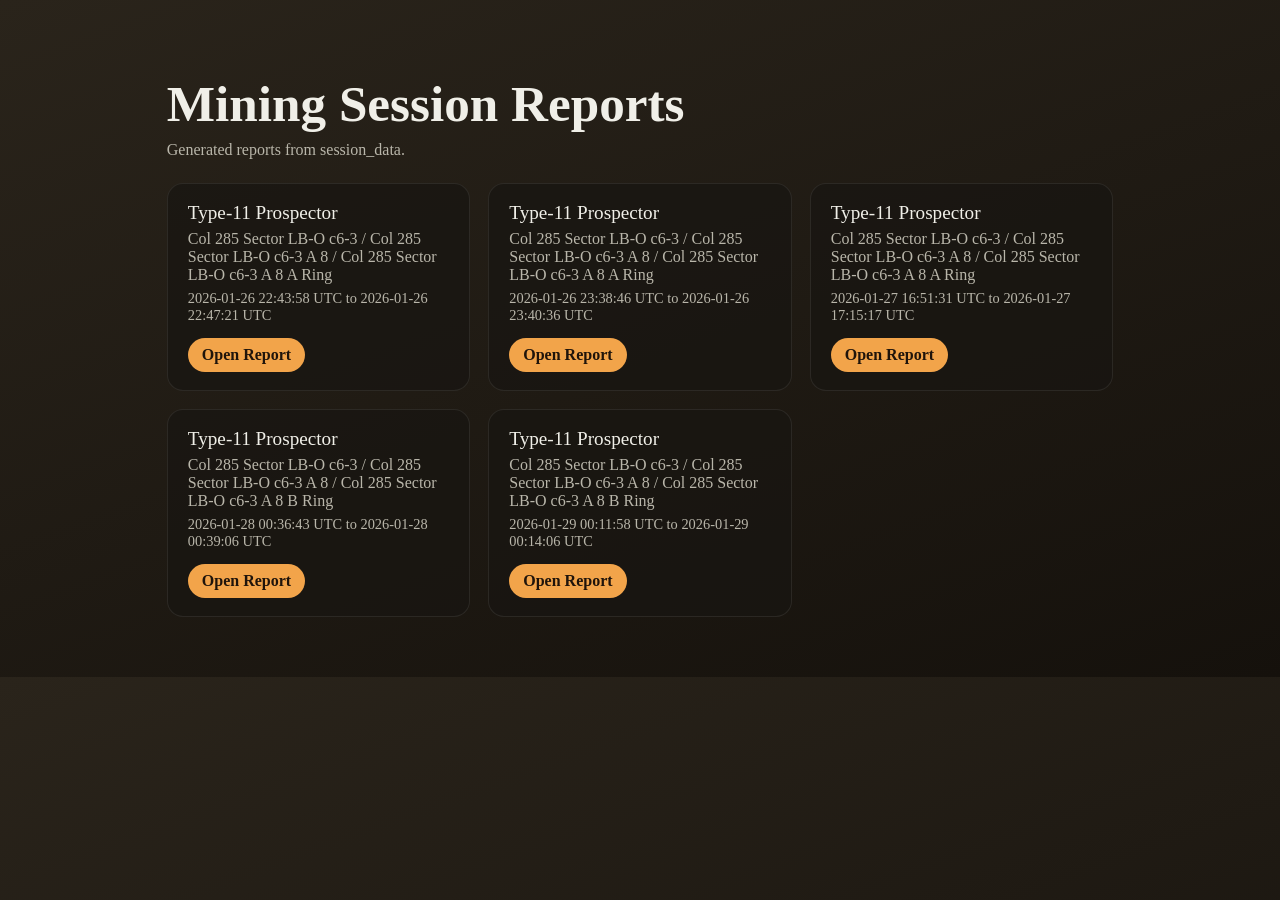
<file: session_reports/index.html>
<!doctype html>
<html lang="en">
<head>
    <meta charset="utf-8">
    <meta name="viewport" content="width=device-width, initial-scale=1">
    <title>Mining Session Reports</title>
    <style>
        :root {
            --ink: #f0efe8;
            --muted: #b9b6aa;
            --panel: rgba(24, 22, 18, 0.75);
            --panel-border: rgba(255, 255, 255, 0.08);
            --accent: #f2a44a;
        }
        * { box-sizing: border-box; }
        body {
            margin: 0;
            font-family: "Iowan Old Style", "Palatino Linotype", "Book Antiqua", "Garamond", serif;
            background: linear-gradient(160deg, #2a241b 0%, #15110c 100%);
            color: var(--ink);
        }
        .page {
            max-width: 1100px;
            margin: 0 auto;
            padding: 40px 6vw 60px;
        }
        h1 {
            font-size: clamp(2rem, 4vw, 3.2rem);
            margin-bottom: 8px;
        }
        .sub {
            color: var(--muted);
            margin-bottom: 24px;
        }
        .grid {
            display: grid;
            grid-template-columns: repeat(auto-fit, minmax(260px, 1fr));
            gap: 18px;
        }
        .card {
            background: var(--panel);
            border: 1px solid var(--panel-border);
            border-radius: 16px;
            padding: 18px 20px;
        }
        .title {
            font-size: 1.2rem;
            margin-bottom: 6px;
        }
        .meta {
            color: var(--muted);
            font-size: 0.9rem;
            margin: 6px 0 14px;
        }
        .button {
            display: inline-block;
            padding: 8px 14px;
            border-radius: 999px;
            background: var(--accent);
            color: #1f140b;
            text-decoration: none;
            font-weight: 600;
        }
        .muted { color: var(--muted); }
    </style>
</head>
<body>
    <div class="page">
        <h1>Mining Session Reports</h1>
        <div class="sub">Generated reports from session_data.</div>
        <div class="grid">
            <div class="card">
                <div class="title">Type-11 Prospector</div>
                <div class="muted">Col 285 Sector LB-O c6-3 / Col 285 Sector LB-O c6-3 A 8 / Col 285 Sector LB-O c6-3 A 8 A Ring</div>
                <div class="meta">2026-01-26 22:43:58 UTC to 2026-01-26 22:47:21 UTC</div>
                <a class="button" href="session_data_1769467641.html">Open Report</a>
            </div>
            

            <div class="card">
                <div class="title">Type-11 Prospector</div>
                <div class="muted">Col 285 Sector LB-O c6-3 / Col 285 Sector LB-O c6-3 A 8 / Col 285 Sector LB-O c6-3 A 8 A Ring</div>
                <div class="meta">2026-01-26 23:38:46 UTC to 2026-01-26 23:40:36 UTC</div>
                <a class="button" href="session_data_1769470836.html">Open Report</a>
            </div>
            

            <div class="card">
                <div class="title">Type-11 Prospector</div>
                <div class="muted">Col 285 Sector LB-O c6-3 / Col 285 Sector LB-O c6-3 A 8 / Col 285 Sector LB-O c6-3 A 8 A Ring</div>
                <div class="meta">2026-01-27 16:51:31 UTC to 2026-01-27 17:15:17 UTC</div>
                <a class="button" href="session_data_1769534117.html">Open Report</a>
            </div>
            

            <div class="card">
                <div class="title">Type-11 Prospector</div>
                <div class="muted">Col 285 Sector LB-O c6-3 / Col 285 Sector LB-O c6-3 A 8 / Col 285 Sector LB-O c6-3 A 8 B Ring</div>
                <div class="meta">2026-01-28 00:36:43 UTC to 2026-01-28 00:39:06 UTC</div>
                <a class="button" href="session_data_1769560746.html">Open Report</a>
            </div>
            

            <div class="card">
                <div class="title">Type-11 Prospector</div>
                <div class="muted">Col 285 Sector LB-O c6-3 / Col 285 Sector LB-O c6-3 A 8 / Col 285 Sector LB-O c6-3 A 8 B Ring</div>
                <div class="meta">2026-01-29 00:11:58 UTC to 2026-01-29 00:14:06 UTC</div>
                <a class="button" href="session_data_1769645646.html">Open Report</a>
            </div>
            </div>
    </div>
</body>
</html>
</file>
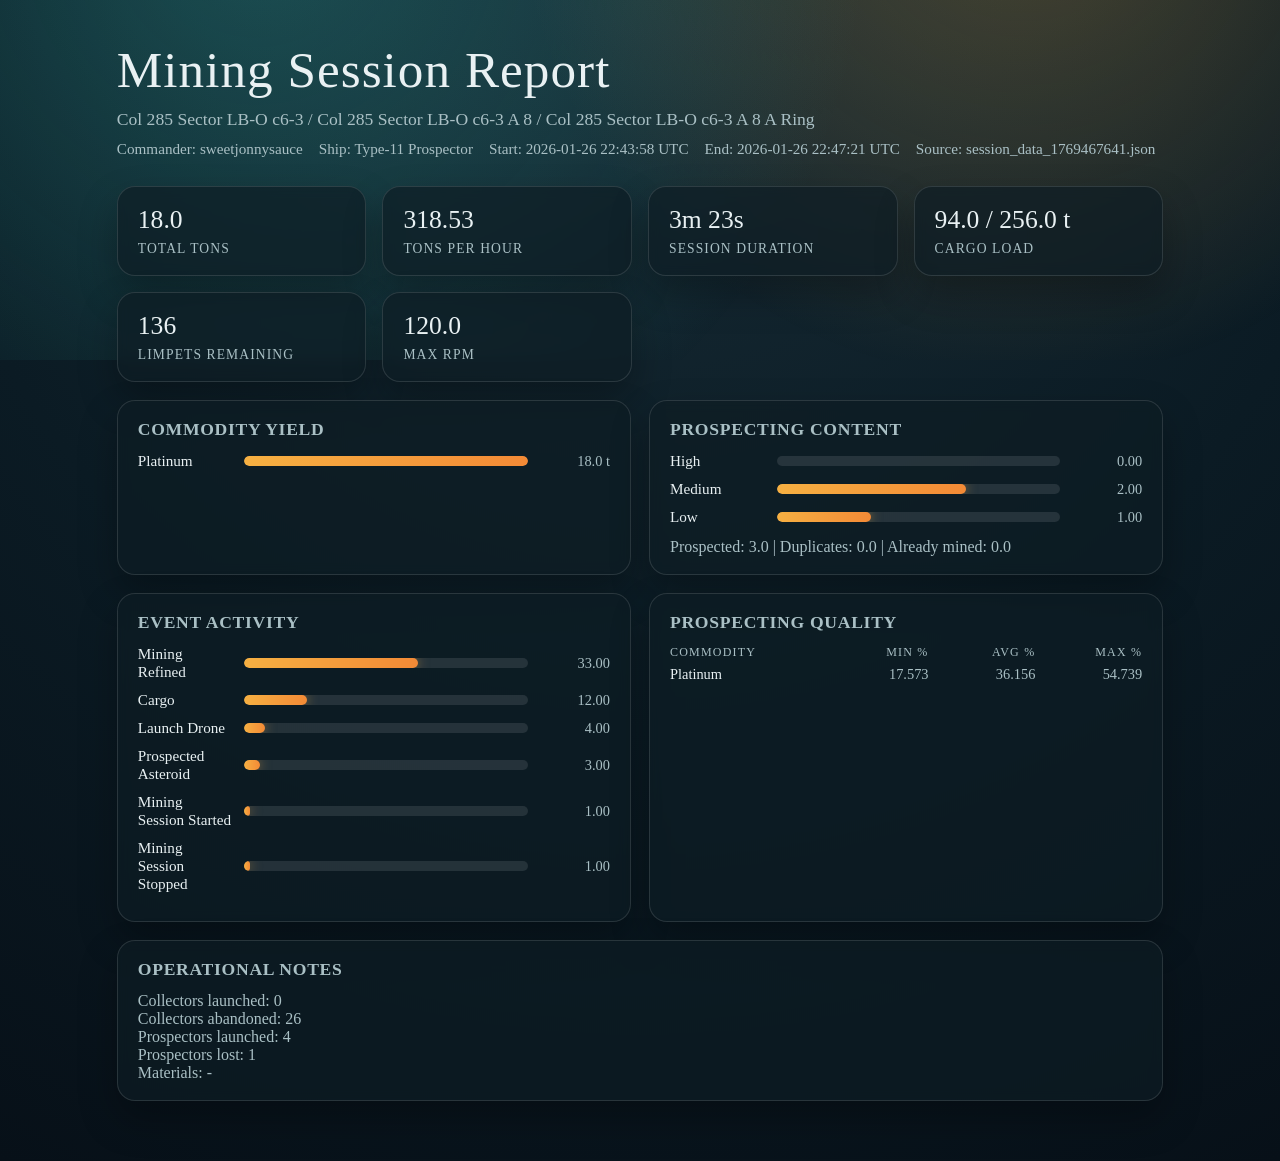
<file: session_reports/session_data_1769467641.html>
<!doctype html>
<html lang="en">
<head>
    <meta charset="utf-8">
    <meta name="viewport" content="width=device-width, initial-scale=1">
    <title>Mining Session Report</title>
    <style>
        :root {
            --ink: #e9f1f3;
            --muted: #aac0c5;
            --panel: rgba(14, 28, 36, 0.68);
            --panel-border: rgba(255, 255, 255, 0.12);
            --accent: #f6b042;
            --accent-2: #f38a36;
            --accent-3: #3bd3c6;
            --shadow: 0 18px 38px rgba(0, 0, 0, 0.28);
        }

        * { box-sizing: border-box; }

        body {
            margin: 0;
            font-family: "Iowan Old Style", "Palatino Linotype", "Book Antiqua", "Garamond", serif;
            color: var(--ink);
            background: radial-gradient(circle at top, #172b35 0%, #0b1b24 55%, #071018 100%);
        }

        body::before {
            content: "";
            position: fixed;
            inset: -20% 0 auto 0;
            height: 60%;
            background: radial-gradient(circle at 20% 20%, rgba(59, 211, 198, 0.25), transparent 55%),
                        radial-gradient(circle at 80% 10%, rgba(246, 176, 66, 0.25), transparent 45%);
            z-index: 0;
            pointer-events: none;
        }

        .page {
            position: relative;
            z-index: 1;
            padding: 40px 6vw 60px;
            max-width: 1200px;
            margin: 0 auto;
        }

        .hero {
            display: grid;
            gap: 10px;
            margin-bottom: 28px;
        }

        .title {
            font-size: clamp(2rem, 4vw, 3.5rem);
            letter-spacing: 0.02em;
        }

        .subtitle {
            color: var(--muted);
            font-size: 1.1rem;
        }

        .meta-strip {
            display: flex;
            flex-wrap: wrap;
            gap: 16px;
            color: var(--muted);
            font-size: 0.95rem;
        }

        .grid {
            display: grid;
            grid-template-columns: repeat(auto-fit, minmax(220px, 1fr));
            gap: 16px;
        }

        .card {
            background: var(--panel);
            border: 1px solid var(--panel-border);
            border-radius: 18px;
            padding: 18px 20px;
            box-shadow: var(--shadow);
            backdrop-filter: blur(6px);
            animation: rise 0.6s ease both;
        }

        .card h2 {
            margin: 0 0 12px 0;
            font-size: 1.1rem;
            letter-spacing: 0.04em;
            text-transform: uppercase;
            color: var(--muted);
        }

        .kpi {
            font-size: 1.6rem;
            margin-bottom: 6px;
        }

        .kpi-label {
            color: var(--muted);
            font-size: 0.85rem;
            letter-spacing: 0.08em;
            text-transform: uppercase;
        }

        .bar-row {
            display: grid;
            grid-template-columns: 1fr 3fr auto;
            align-items: center;
            gap: 12px;
            margin-bottom: 10px;
            font-size: 0.95rem;
        }

        .bar-track {
            position: relative;
            height: 10px;
            background: rgba(255, 255, 255, 0.1);
            border-radius: 999px;
            overflow: hidden;
        }

        .bar-fill {
            height: 100%;
            background: linear-gradient(90deg, var(--accent), var(--accent-2));
            border-radius: 999px;
            box-shadow: 0 0 12px rgba(246, 176, 66, 0.5);
        }

        .bar-value {
            color: var(--muted);
            font-size: 0.9rem;
            min-width: 70px;
            text-align: right;
        }

        .split {
            display: grid;
            grid-template-columns: repeat(auto-fit, minmax(280px, 1fr));
            gap: 18px;
            margin-top: 18px;
        }

        .stat-grid {
            display: grid;
            grid-template-columns: 1.6fr repeat(3, 1fr);
            gap: 6px 12px;
            font-size: 0.9rem;
        }

        .stat-header {
            color: var(--muted);
            text-transform: uppercase;
            font-size: 0.75rem;
            letter-spacing: 0.1em;
        }

        .stat-row {
            display: contents;
        }

        .stat-label {
            color: var(--ink);
        }

        .stat-value {
            color: var(--muted);
            text-align: right;
        }

        .muted {
            color: var(--muted);
        }

        @keyframes rise {
            from {
                opacity: 0;
                transform: translateY(10px);
            }
            to {
                opacity: 1;
                transform: translateY(0);
            }
        }

        @media (max-width: 720px) {
            .bar-row {
                grid-template-columns: 1fr;
                gap: 6px;
            }
            .bar-value {
                text-align: left;
            }
        }
    </style>
</head>
<body>
    <div class="page">
        <header class="hero">
            <div class="title">Mining Session Report</div>
            <div class="subtitle">Col 285 Sector LB-O c6-3 / Col 285 Sector LB-O c6-3 A 8 / Col 285 Sector LB-O c6-3 A 8 A Ring</div>
            <div class="meta-strip">
                <div>Commander: sweetjonnysauce</div>
                <div>Ship: Type-11 Prospector</div>
                <div>Start: 2026-01-26 22:43:58 UTC</div>
                <div>End: 2026-01-26 22:47:21 UTC</div>
                <div>Source: session_data_1769467641.json</div>
            </div>
        </header>

        <section class="grid">
            <div class="card" style="animation-delay: 0.05s;">
                <div class="kpi">18.0</div>
                <div class="kpi-label">Total Tons</div>
            </div>
            <div class="card" style="animation-delay: 0.1s;">
                <div class="kpi">318.53</div>
                <div class="kpi-label">Tons Per Hour</div>
            </div>
            <div class="card" style="animation-delay: 0.15s;">
                <div class="kpi">3m 23s</div>
                <div class="kpi-label">Session Duration</div>
            </div>
            <div class="card" style="animation-delay: 0.2s;">
                <div class="kpi">94.0 / 256.0 t</div>
                <div class="kpi-label">Cargo Load</div>
            </div>
            <div class="card" style="animation-delay: 0.25s;">
                <div class="kpi">136</div>
                <div class="kpi-label">Limpets Remaining</div>
            </div>
            <div class="card" style="animation-delay: 0.3s;">
                <div class="kpi">120.0</div>
                <div class="kpi-label">Max RPM</div>
            </div>
        </section>

        <section class="split">
            <div class="card" style="animation-delay: 0.35s;">
                <h2>Commodity Yield</h2>
                
            <div class="bar-row">
                <div class="bar-label">Platinum</div>
                <div class="bar-track">
                    <div class="bar-fill" style="width:100.0%"></div>
                </div>
                <div class="bar-value">18.0 t</div>
            </div>
            
            </div>
            <div class="card" style="animation-delay: 0.4s;">
                <h2>Prospecting Content</h2>
                
            <div class="bar-row">
                <div class="bar-label">High</div>
                <div class="bar-track">
                    <div class="bar-fill" style="width:0.0%"></div>
                </div>
                <div class="bar-value">0.00</div>
            </div>
            

            <div class="bar-row">
                <div class="bar-label">Medium</div>
                <div class="bar-track">
                    <div class="bar-fill" style="width:66.7%"></div>
                </div>
                <div class="bar-value">2.00</div>
            </div>
            

            <div class="bar-row">
                <div class="bar-label">Low</div>
                <div class="bar-track">
                    <div class="bar-fill" style="width:33.3%"></div>
                </div>
                <div class="bar-value">1.00</div>
            </div>
            
                <div class="muted" style="margin-top: 12px;">
                    Prospected: 3.0 |
                    Duplicates: 0.0 |
                    Already mined: 0.0
                </div>
            </div>
        </section>

        <section class="split">
            <div class="card" style="animation-delay: 0.45s;">
                <h2>Event Activity</h2>
                
            <div class="bar-row">
                <div class="bar-label">Mining Refined</div>
                <div class="bar-track">
                    <div class="bar-fill" style="width:61.1%"></div>
                </div>
                <div class="bar-value">33.00</div>
            </div>
            

            <div class="bar-row">
                <div class="bar-label">Cargo</div>
                <div class="bar-track">
                    <div class="bar-fill" style="width:22.2%"></div>
                </div>
                <div class="bar-value">12.00</div>
            </div>
            

            <div class="bar-row">
                <div class="bar-label">Launch Drone</div>
                <div class="bar-track">
                    <div class="bar-fill" style="width:7.4%"></div>
                </div>
                <div class="bar-value">4.00</div>
            </div>
            

            <div class="bar-row">
                <div class="bar-label">Prospected Asteroid</div>
                <div class="bar-track">
                    <div class="bar-fill" style="width:5.6%"></div>
                </div>
                <div class="bar-value">3.00</div>
            </div>
            

            <div class="bar-row">
                <div class="bar-label">Mining Session Started</div>
                <div class="bar-track">
                    <div class="bar-fill" style="width:1.9%"></div>
                </div>
                <div class="bar-value">1.00</div>
            </div>
            

            <div class="bar-row">
                <div class="bar-label">Mining Session Stopped</div>
                <div class="bar-track">
                    <div class="bar-fill" style="width:1.9%"></div>
                </div>
                <div class="bar-value">1.00</div>
            </div>
            
            </div>
            <div class="card" style="animation-delay: 0.5s;">
                <h2>Prospecting Quality</h2>
                <div class="stat-grid">
                    <div class="stat-header">Commodity</div>
                    <div class="stat-header" style="text-align:right;">Min %</div>
                    <div class="stat-header" style="text-align:right;">Avg %</div>
                    <div class="stat-header" style="text-align:right;">Max %</div>
                    
            <div class="stat-row">
                <div class="stat-label">Platinum</div>
                <div class="stat-value">17.573</div>
                <div class="stat-value">36.156</div>
                <div class="stat-value">54.739</div>
            </div>
            
                </div>
            </div>
        </section>

        <section class="split">
            <div class="card" style="animation-delay: 0.55s;">
                <h2>Operational Notes</h2>
                <div class="muted">Collectors launched: 0</div>
                <div class="muted">Collectors abandoned: 26</div>
                <div class="muted">Prospectors launched: 4</div>
                <div class="muted">Prospectors lost: 1</div>
                <div class="muted">Materials: -</div>
            </div>
        </section>
    </div>
</body>
</html>
</file>
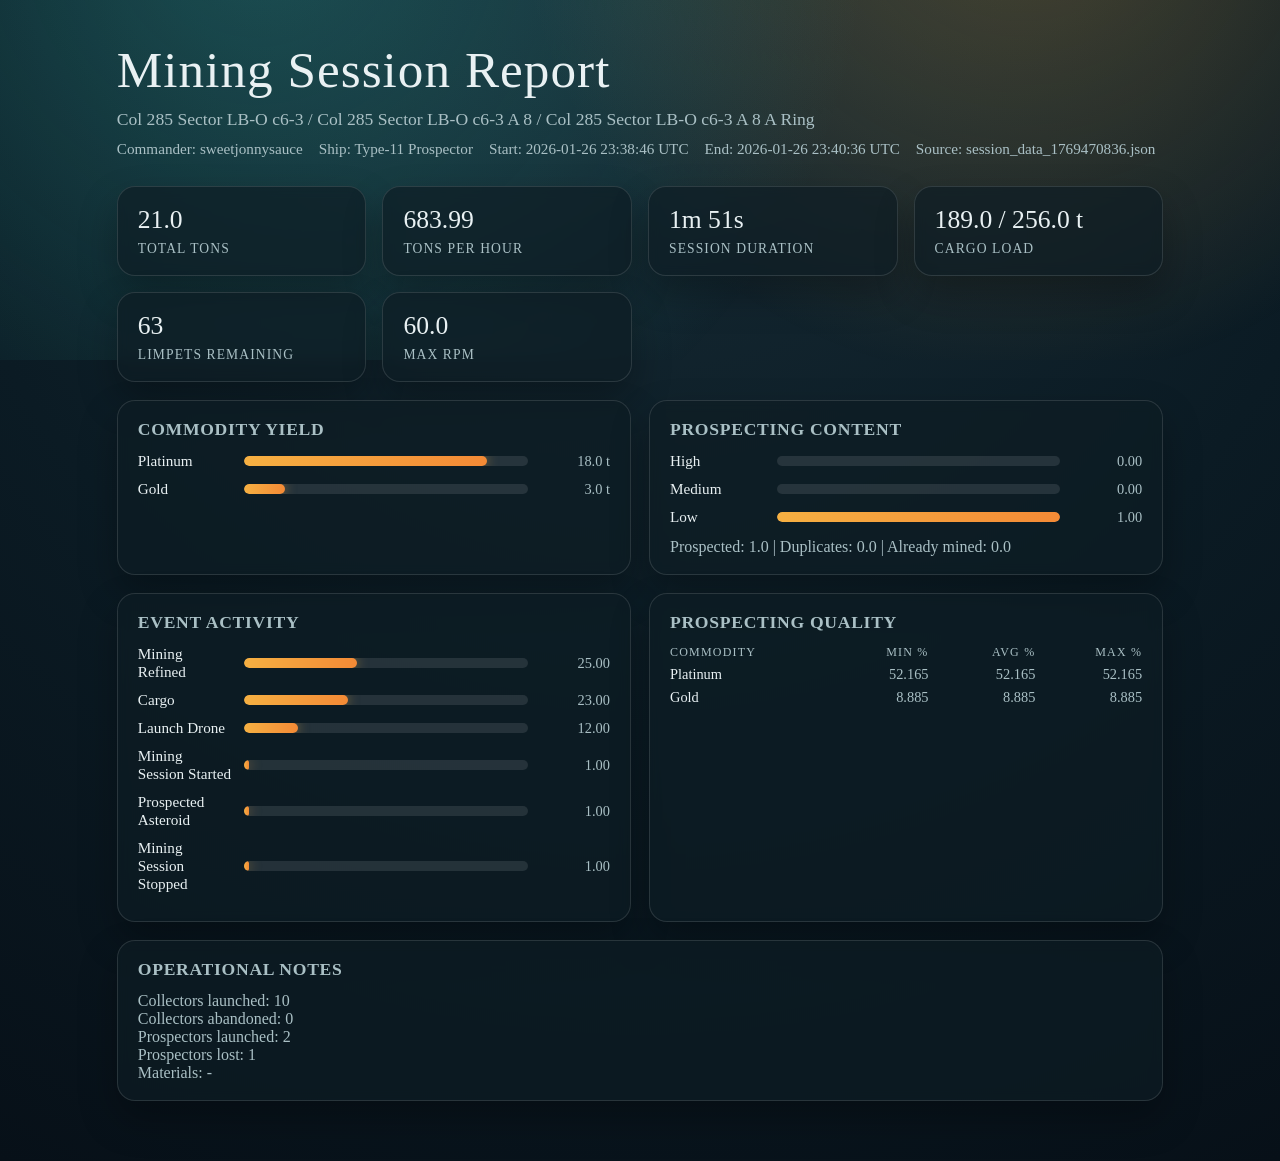
<file: session_reports/session_data_1769470836.html>
<!doctype html>
<html lang="en">
<head>
    <meta charset="utf-8">
    <meta name="viewport" content="width=device-width, initial-scale=1">
    <title>Mining Session Report</title>
    <style>
        :root {
            --ink: #e9f1f3;
            --muted: #aac0c5;
            --panel: rgba(14, 28, 36, 0.68);
            --panel-border: rgba(255, 255, 255, 0.12);
            --accent: #f6b042;
            --accent-2: #f38a36;
            --accent-3: #3bd3c6;
            --shadow: 0 18px 38px rgba(0, 0, 0, 0.28);
        }

        * { box-sizing: border-box; }

        body {
            margin: 0;
            font-family: "Iowan Old Style", "Palatino Linotype", "Book Antiqua", "Garamond", serif;
            color: var(--ink);
            background: radial-gradient(circle at top, #172b35 0%, #0b1b24 55%, #071018 100%);
        }

        body::before {
            content: "";
            position: fixed;
            inset: -20% 0 auto 0;
            height: 60%;
            background: radial-gradient(circle at 20% 20%, rgba(59, 211, 198, 0.25), transparent 55%),
                        radial-gradient(circle at 80% 10%, rgba(246, 176, 66, 0.25), transparent 45%);
            z-index: 0;
            pointer-events: none;
        }

        .page {
            position: relative;
            z-index: 1;
            padding: 40px 6vw 60px;
            max-width: 1200px;
            margin: 0 auto;
        }

        .hero {
            display: grid;
            gap: 10px;
            margin-bottom: 28px;
        }

        .title {
            font-size: clamp(2rem, 4vw, 3.5rem);
            letter-spacing: 0.02em;
        }

        .subtitle {
            color: var(--muted);
            font-size: 1.1rem;
        }

        .meta-strip {
            display: flex;
            flex-wrap: wrap;
            gap: 16px;
            color: var(--muted);
            font-size: 0.95rem;
        }

        .grid {
            display: grid;
            grid-template-columns: repeat(auto-fit, minmax(220px, 1fr));
            gap: 16px;
        }

        .card {
            background: var(--panel);
            border: 1px solid var(--panel-border);
            border-radius: 18px;
            padding: 18px 20px;
            box-shadow: var(--shadow);
            backdrop-filter: blur(6px);
            animation: rise 0.6s ease both;
        }

        .card h2 {
            margin: 0 0 12px 0;
            font-size: 1.1rem;
            letter-spacing: 0.04em;
            text-transform: uppercase;
            color: var(--muted);
        }

        .kpi {
            font-size: 1.6rem;
            margin-bottom: 6px;
        }

        .kpi-label {
            color: var(--muted);
            font-size: 0.85rem;
            letter-spacing: 0.08em;
            text-transform: uppercase;
        }

        .bar-row {
            display: grid;
            grid-template-columns: 1fr 3fr auto;
            align-items: center;
            gap: 12px;
            margin-bottom: 10px;
            font-size: 0.95rem;
        }

        .bar-track {
            position: relative;
            height: 10px;
            background: rgba(255, 255, 255, 0.1);
            border-radius: 999px;
            overflow: hidden;
        }

        .bar-fill {
            height: 100%;
            background: linear-gradient(90deg, var(--accent), var(--accent-2));
            border-radius: 999px;
            box-shadow: 0 0 12px rgba(246, 176, 66, 0.5);
        }

        .bar-value {
            color: var(--muted);
            font-size: 0.9rem;
            min-width: 70px;
            text-align: right;
        }

        .split {
            display: grid;
            grid-template-columns: repeat(auto-fit, minmax(280px, 1fr));
            gap: 18px;
            margin-top: 18px;
        }

        .stat-grid {
            display: grid;
            grid-template-columns: 1.6fr repeat(3, 1fr);
            gap: 6px 12px;
            font-size: 0.9rem;
        }

        .stat-header {
            color: var(--muted);
            text-transform: uppercase;
            font-size: 0.75rem;
            letter-spacing: 0.1em;
        }

        .stat-row {
            display: contents;
        }

        .stat-label {
            color: var(--ink);
        }

        .stat-value {
            color: var(--muted);
            text-align: right;
        }

        .muted {
            color: var(--muted);
        }

        @keyframes rise {
            from {
                opacity: 0;
                transform: translateY(10px);
            }
            to {
                opacity: 1;
                transform: translateY(0);
            }
        }

        @media (max-width: 720px) {
            .bar-row {
                grid-template-columns: 1fr;
                gap: 6px;
            }
            .bar-value {
                text-align: left;
            }
        }
    </style>
</head>
<body>
    <div class="page">
        <header class="hero">
            <div class="title">Mining Session Report</div>
            <div class="subtitle">Col 285 Sector LB-O c6-3 / Col 285 Sector LB-O c6-3 A 8 / Col 285 Sector LB-O c6-3 A 8 A Ring</div>
            <div class="meta-strip">
                <div>Commander: sweetjonnysauce</div>
                <div>Ship: Type-11 Prospector</div>
                <div>Start: 2026-01-26 23:38:46 UTC</div>
                <div>End: 2026-01-26 23:40:36 UTC</div>
                <div>Source: session_data_1769470836.json</div>
            </div>
        </header>

        <section class="grid">
            <div class="card" style="animation-delay: 0.05s;">
                <div class="kpi">21.0</div>
                <div class="kpi-label">Total Tons</div>
            </div>
            <div class="card" style="animation-delay: 0.1s;">
                <div class="kpi">683.99</div>
                <div class="kpi-label">Tons Per Hour</div>
            </div>
            <div class="card" style="animation-delay: 0.15s;">
                <div class="kpi">1m 51s</div>
                <div class="kpi-label">Session Duration</div>
            </div>
            <div class="card" style="animation-delay: 0.2s;">
                <div class="kpi">189.0 / 256.0 t</div>
                <div class="kpi-label">Cargo Load</div>
            </div>
            <div class="card" style="animation-delay: 0.25s;">
                <div class="kpi">63</div>
                <div class="kpi-label">Limpets Remaining</div>
            </div>
            <div class="card" style="animation-delay: 0.3s;">
                <div class="kpi">60.0</div>
                <div class="kpi-label">Max RPM</div>
            </div>
        </section>

        <section class="split">
            <div class="card" style="animation-delay: 0.35s;">
                <h2>Commodity Yield</h2>
                
            <div class="bar-row">
                <div class="bar-label">Platinum</div>
                <div class="bar-track">
                    <div class="bar-fill" style="width:85.7%"></div>
                </div>
                <div class="bar-value">18.0 t</div>
            </div>
            

            <div class="bar-row">
                <div class="bar-label">Gold</div>
                <div class="bar-track">
                    <div class="bar-fill" style="width:14.3%"></div>
                </div>
                <div class="bar-value">3.0 t</div>
            </div>
            
            </div>
            <div class="card" style="animation-delay: 0.4s;">
                <h2>Prospecting Content</h2>
                
            <div class="bar-row">
                <div class="bar-label">High</div>
                <div class="bar-track">
                    <div class="bar-fill" style="width:0.0%"></div>
                </div>
                <div class="bar-value">0.00</div>
            </div>
            

            <div class="bar-row">
                <div class="bar-label">Medium</div>
                <div class="bar-track">
                    <div class="bar-fill" style="width:0.0%"></div>
                </div>
                <div class="bar-value">0.00</div>
            </div>
            

            <div class="bar-row">
                <div class="bar-label">Low</div>
                <div class="bar-track">
                    <div class="bar-fill" style="width:100.0%"></div>
                </div>
                <div class="bar-value">1.00</div>
            </div>
            
                <div class="muted" style="margin-top: 12px;">
                    Prospected: 1.0 |
                    Duplicates: 0.0 |
                    Already mined: 0.0
                </div>
            </div>
        </section>

        <section class="split">
            <div class="card" style="animation-delay: 0.45s;">
                <h2>Event Activity</h2>
                
            <div class="bar-row">
                <div class="bar-label">Mining Refined</div>
                <div class="bar-track">
                    <div class="bar-fill" style="width:39.7%"></div>
                </div>
                <div class="bar-value">25.00</div>
            </div>
            

            <div class="bar-row">
                <div class="bar-label">Cargo</div>
                <div class="bar-track">
                    <div class="bar-fill" style="width:36.5%"></div>
                </div>
                <div class="bar-value">23.00</div>
            </div>
            

            <div class="bar-row">
                <div class="bar-label">Launch Drone</div>
                <div class="bar-track">
                    <div class="bar-fill" style="width:19.0%"></div>
                </div>
                <div class="bar-value">12.00</div>
            </div>
            

            <div class="bar-row">
                <div class="bar-label">Mining Session Started</div>
                <div class="bar-track">
                    <div class="bar-fill" style="width:1.6%"></div>
                </div>
                <div class="bar-value">1.00</div>
            </div>
            

            <div class="bar-row">
                <div class="bar-label">Prospected Asteroid</div>
                <div class="bar-track">
                    <div class="bar-fill" style="width:1.6%"></div>
                </div>
                <div class="bar-value">1.00</div>
            </div>
            

            <div class="bar-row">
                <div class="bar-label">Mining Session Stopped</div>
                <div class="bar-track">
                    <div class="bar-fill" style="width:1.6%"></div>
                </div>
                <div class="bar-value">1.00</div>
            </div>
            
            </div>
            <div class="card" style="animation-delay: 0.5s;">
                <h2>Prospecting Quality</h2>
                <div class="stat-grid">
                    <div class="stat-header">Commodity</div>
                    <div class="stat-header" style="text-align:right;">Min %</div>
                    <div class="stat-header" style="text-align:right;">Avg %</div>
                    <div class="stat-header" style="text-align:right;">Max %</div>
                    
            <div class="stat-row">
                <div class="stat-label">Platinum</div>
                <div class="stat-value">52.165</div>
                <div class="stat-value">52.165</div>
                <div class="stat-value">52.165</div>
            </div>
            
            <div class="stat-row">
                <div class="stat-label">Gold</div>
                <div class="stat-value">8.885</div>
                <div class="stat-value">8.885</div>
                <div class="stat-value">8.885</div>
            </div>
            
                </div>
            </div>
        </section>

        <section class="split">
            <div class="card" style="animation-delay: 0.55s;">
                <h2>Operational Notes</h2>
                <div class="muted">Collectors launched: 10</div>
                <div class="muted">Collectors abandoned: 0</div>
                <div class="muted">Prospectors launched: 2</div>
                <div class="muted">Prospectors lost: 1</div>
                <div class="muted">Materials: -</div>
            </div>
        </section>
    </div>
</body>
</html>
</file>
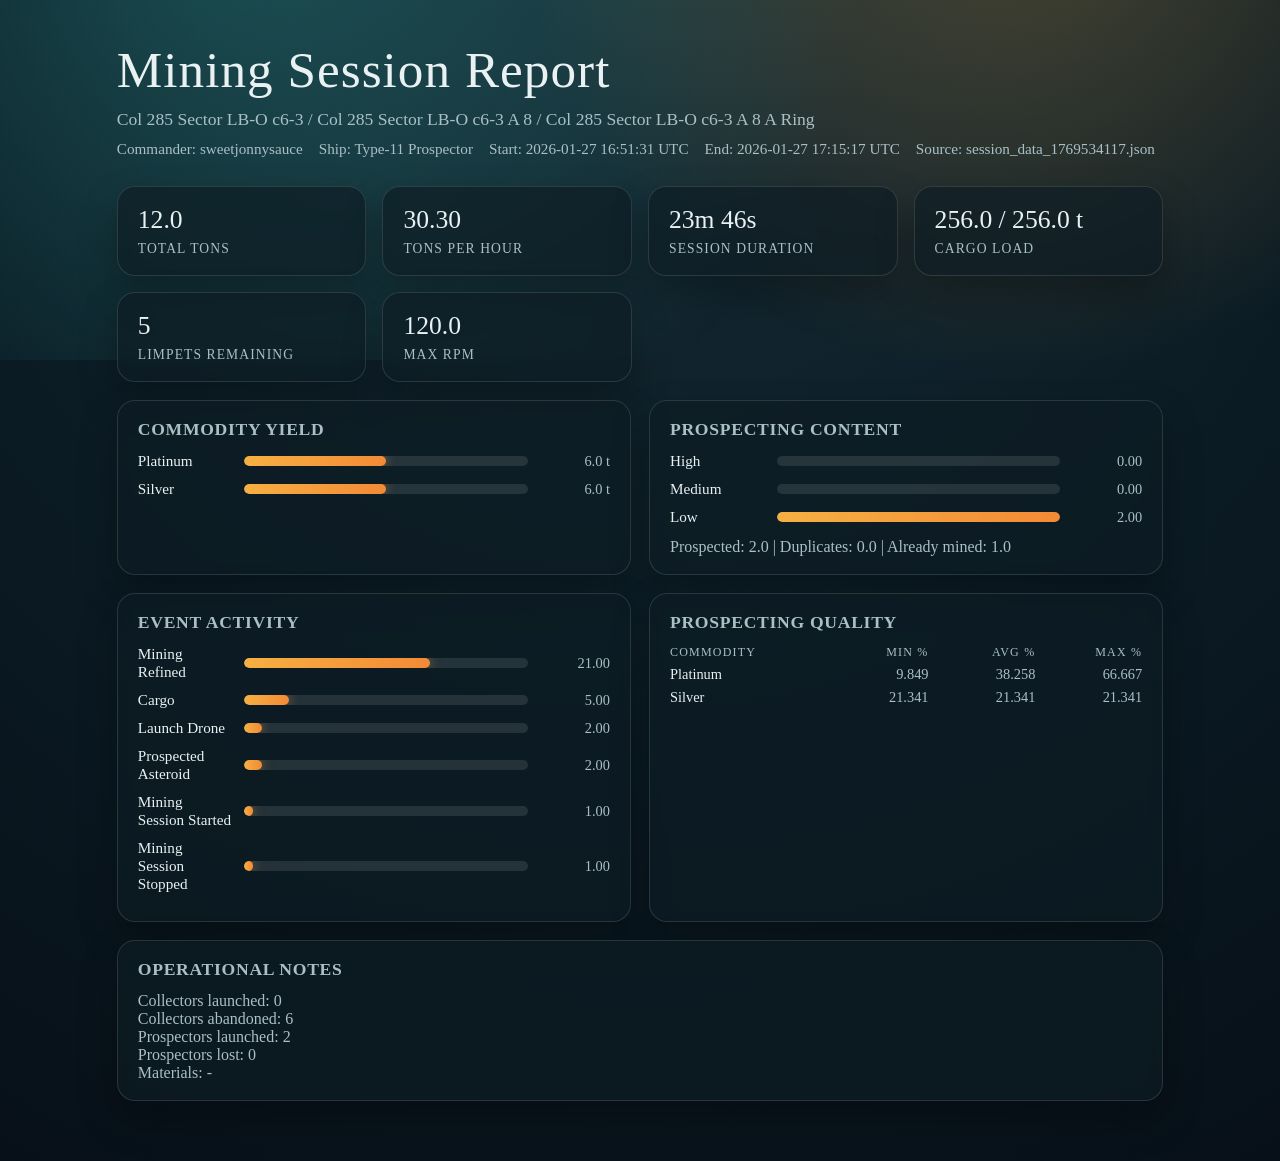
<file: session_reports/session_data_1769534117.html>
<!doctype html>
<html lang="en">
<head>
    <meta charset="utf-8">
    <meta name="viewport" content="width=device-width, initial-scale=1">
    <title>Mining Session Report</title>
    <style>
        :root {
            --ink: #e9f1f3;
            --muted: #aac0c5;
            --panel: rgba(14, 28, 36, 0.68);
            --panel-border: rgba(255, 255, 255, 0.12);
            --accent: #f6b042;
            --accent-2: #f38a36;
            --accent-3: #3bd3c6;
            --shadow: 0 18px 38px rgba(0, 0, 0, 0.28);
        }

        * { box-sizing: border-box; }

        body {
            margin: 0;
            font-family: "Iowan Old Style", "Palatino Linotype", "Book Antiqua", "Garamond", serif;
            color: var(--ink);
            background: radial-gradient(circle at top, #172b35 0%, #0b1b24 55%, #071018 100%);
        }

        body::before {
            content: "";
            position: fixed;
            inset: -20% 0 auto 0;
            height: 60%;
            background: radial-gradient(circle at 20% 20%, rgba(59, 211, 198, 0.25), transparent 55%),
                        radial-gradient(circle at 80% 10%, rgba(246, 176, 66, 0.25), transparent 45%);
            z-index: 0;
            pointer-events: none;
        }

        .page {
            position: relative;
            z-index: 1;
            padding: 40px 6vw 60px;
            max-width: 1200px;
            margin: 0 auto;
        }

        .hero {
            display: grid;
            gap: 10px;
            margin-bottom: 28px;
        }

        .title {
            font-size: clamp(2rem, 4vw, 3.5rem);
            letter-spacing: 0.02em;
        }

        .subtitle {
            color: var(--muted);
            font-size: 1.1rem;
        }

        .meta-strip {
            display: flex;
            flex-wrap: wrap;
            gap: 16px;
            color: var(--muted);
            font-size: 0.95rem;
        }

        .grid {
            display: grid;
            grid-template-columns: repeat(auto-fit, minmax(220px, 1fr));
            gap: 16px;
        }

        .card {
            background: var(--panel);
            border: 1px solid var(--panel-border);
            border-radius: 18px;
            padding: 18px 20px;
            box-shadow: var(--shadow);
            backdrop-filter: blur(6px);
            animation: rise 0.6s ease both;
        }

        .card h2 {
            margin: 0 0 12px 0;
            font-size: 1.1rem;
            letter-spacing: 0.04em;
            text-transform: uppercase;
            color: var(--muted);
        }

        .kpi {
            font-size: 1.6rem;
            margin-bottom: 6px;
        }

        .kpi-label {
            color: var(--muted);
            font-size: 0.85rem;
            letter-spacing: 0.08em;
            text-transform: uppercase;
        }

        .bar-row {
            display: grid;
            grid-template-columns: 1fr 3fr auto;
            align-items: center;
            gap: 12px;
            margin-bottom: 10px;
            font-size: 0.95rem;
        }

        .bar-track {
            position: relative;
            height: 10px;
            background: rgba(255, 255, 255, 0.1);
            border-radius: 999px;
            overflow: hidden;
        }

        .bar-fill {
            height: 100%;
            background: linear-gradient(90deg, var(--accent), var(--accent-2));
            border-radius: 999px;
            box-shadow: 0 0 12px rgba(246, 176, 66, 0.5);
        }

        .bar-value {
            color: var(--muted);
            font-size: 0.9rem;
            min-width: 70px;
            text-align: right;
        }

        .split {
            display: grid;
            grid-template-columns: repeat(auto-fit, minmax(280px, 1fr));
            gap: 18px;
            margin-top: 18px;
        }

        .stat-grid {
            display: grid;
            grid-template-columns: 1.6fr repeat(3, 1fr);
            gap: 6px 12px;
            font-size: 0.9rem;
        }

        .stat-header {
            color: var(--muted);
            text-transform: uppercase;
            font-size: 0.75rem;
            letter-spacing: 0.1em;
        }

        .stat-row {
            display: contents;
        }

        .stat-label {
            color: var(--ink);
        }

        .stat-value {
            color: var(--muted);
            text-align: right;
        }

        .muted {
            color: var(--muted);
        }

        @keyframes rise {
            from {
                opacity: 0;
                transform: translateY(10px);
            }
            to {
                opacity: 1;
                transform: translateY(0);
            }
        }

        @media (max-width: 720px) {
            .bar-row {
                grid-template-columns: 1fr;
                gap: 6px;
            }
            .bar-value {
                text-align: left;
            }
        }
    </style>
</head>
<body>
    <div class="page">
        <header class="hero">
            <div class="title">Mining Session Report</div>
            <div class="subtitle">Col 285 Sector LB-O c6-3 / Col 285 Sector LB-O c6-3 A 8 / Col 285 Sector LB-O c6-3 A 8 A Ring</div>
            <div class="meta-strip">
                <div>Commander: sweetjonnysauce</div>
                <div>Ship: Type-11 Prospector</div>
                <div>Start: 2026-01-27 16:51:31 UTC</div>
                <div>End: 2026-01-27 17:15:17 UTC</div>
                <div>Source: session_data_1769534117.json</div>
            </div>
        </header>

        <section class="grid">
            <div class="card" style="animation-delay: 0.05s;">
                <div class="kpi">12.0</div>
                <div class="kpi-label">Total Tons</div>
            </div>
            <div class="card" style="animation-delay: 0.1s;">
                <div class="kpi">30.30</div>
                <div class="kpi-label">Tons Per Hour</div>
            </div>
            <div class="card" style="animation-delay: 0.15s;">
                <div class="kpi">23m 46s</div>
                <div class="kpi-label">Session Duration</div>
            </div>
            <div class="card" style="animation-delay: 0.2s;">
                <div class="kpi">256.0 / 256.0 t</div>
                <div class="kpi-label">Cargo Load</div>
            </div>
            <div class="card" style="animation-delay: 0.25s;">
                <div class="kpi">5</div>
                <div class="kpi-label">Limpets Remaining</div>
            </div>
            <div class="card" style="animation-delay: 0.3s;">
                <div class="kpi">120.0</div>
                <div class="kpi-label">Max RPM</div>
            </div>
        </section>

        <section class="split">
            <div class="card" style="animation-delay: 0.35s;">
                <h2>Commodity Yield</h2>
                
            <div class="bar-row">
                <div class="bar-label">Platinum</div>
                <div class="bar-track">
                    <div class="bar-fill" style="width:50.0%"></div>
                </div>
                <div class="bar-value">6.0 t</div>
            </div>
            

            <div class="bar-row">
                <div class="bar-label">Silver</div>
                <div class="bar-track">
                    <div class="bar-fill" style="width:50.0%"></div>
                </div>
                <div class="bar-value">6.0 t</div>
            </div>
            
            </div>
            <div class="card" style="animation-delay: 0.4s;">
                <h2>Prospecting Content</h2>
                
            <div class="bar-row">
                <div class="bar-label">High</div>
                <div class="bar-track">
                    <div class="bar-fill" style="width:0.0%"></div>
                </div>
                <div class="bar-value">0.00</div>
            </div>
            

            <div class="bar-row">
                <div class="bar-label">Medium</div>
                <div class="bar-track">
                    <div class="bar-fill" style="width:0.0%"></div>
                </div>
                <div class="bar-value">0.00</div>
            </div>
            

            <div class="bar-row">
                <div class="bar-label">Low</div>
                <div class="bar-track">
                    <div class="bar-fill" style="width:100.0%"></div>
                </div>
                <div class="bar-value">2.00</div>
            </div>
            
                <div class="muted" style="margin-top: 12px;">
                    Prospected: 2.0 |
                    Duplicates: 0.0 |
                    Already mined: 1.0
                </div>
            </div>
        </section>

        <section class="split">
            <div class="card" style="animation-delay: 0.45s;">
                <h2>Event Activity</h2>
                
            <div class="bar-row">
                <div class="bar-label">Mining Refined</div>
                <div class="bar-track">
                    <div class="bar-fill" style="width:65.6%"></div>
                </div>
                <div class="bar-value">21.00</div>
            </div>
            

            <div class="bar-row">
                <div class="bar-label">Cargo</div>
                <div class="bar-track">
                    <div class="bar-fill" style="width:15.6%"></div>
                </div>
                <div class="bar-value">5.00</div>
            </div>
            

            <div class="bar-row">
                <div class="bar-label">Launch Drone</div>
                <div class="bar-track">
                    <div class="bar-fill" style="width:6.2%"></div>
                </div>
                <div class="bar-value">2.00</div>
            </div>
            

            <div class="bar-row">
                <div class="bar-label">Prospected Asteroid</div>
                <div class="bar-track">
                    <div class="bar-fill" style="width:6.2%"></div>
                </div>
                <div class="bar-value">2.00</div>
            </div>
            

            <div class="bar-row">
                <div class="bar-label">Mining Session Started</div>
                <div class="bar-track">
                    <div class="bar-fill" style="width:3.1%"></div>
                </div>
                <div class="bar-value">1.00</div>
            </div>
            

            <div class="bar-row">
                <div class="bar-label">Mining Session Stopped</div>
                <div class="bar-track">
                    <div class="bar-fill" style="width:3.1%"></div>
                </div>
                <div class="bar-value">1.00</div>
            </div>
            
            </div>
            <div class="card" style="animation-delay: 0.5s;">
                <h2>Prospecting Quality</h2>
                <div class="stat-grid">
                    <div class="stat-header">Commodity</div>
                    <div class="stat-header" style="text-align:right;">Min %</div>
                    <div class="stat-header" style="text-align:right;">Avg %</div>
                    <div class="stat-header" style="text-align:right;">Max %</div>
                    
            <div class="stat-row">
                <div class="stat-label">Platinum</div>
                <div class="stat-value">9.849</div>
                <div class="stat-value">38.258</div>
                <div class="stat-value">66.667</div>
            </div>
            
            <div class="stat-row">
                <div class="stat-label">Silver</div>
                <div class="stat-value">21.341</div>
                <div class="stat-value">21.341</div>
                <div class="stat-value">21.341</div>
            </div>
            
                </div>
            </div>
        </section>

        <section class="split">
            <div class="card" style="animation-delay: 0.55s;">
                <h2>Operational Notes</h2>
                <div class="muted">Collectors launched: 0</div>
                <div class="muted">Collectors abandoned: 6</div>
                <div class="muted">Prospectors launched: 2</div>
                <div class="muted">Prospectors lost: 0</div>
                <div class="muted">Materials: -</div>
            </div>
        </section>
    </div>
</body>
</html>
</file>
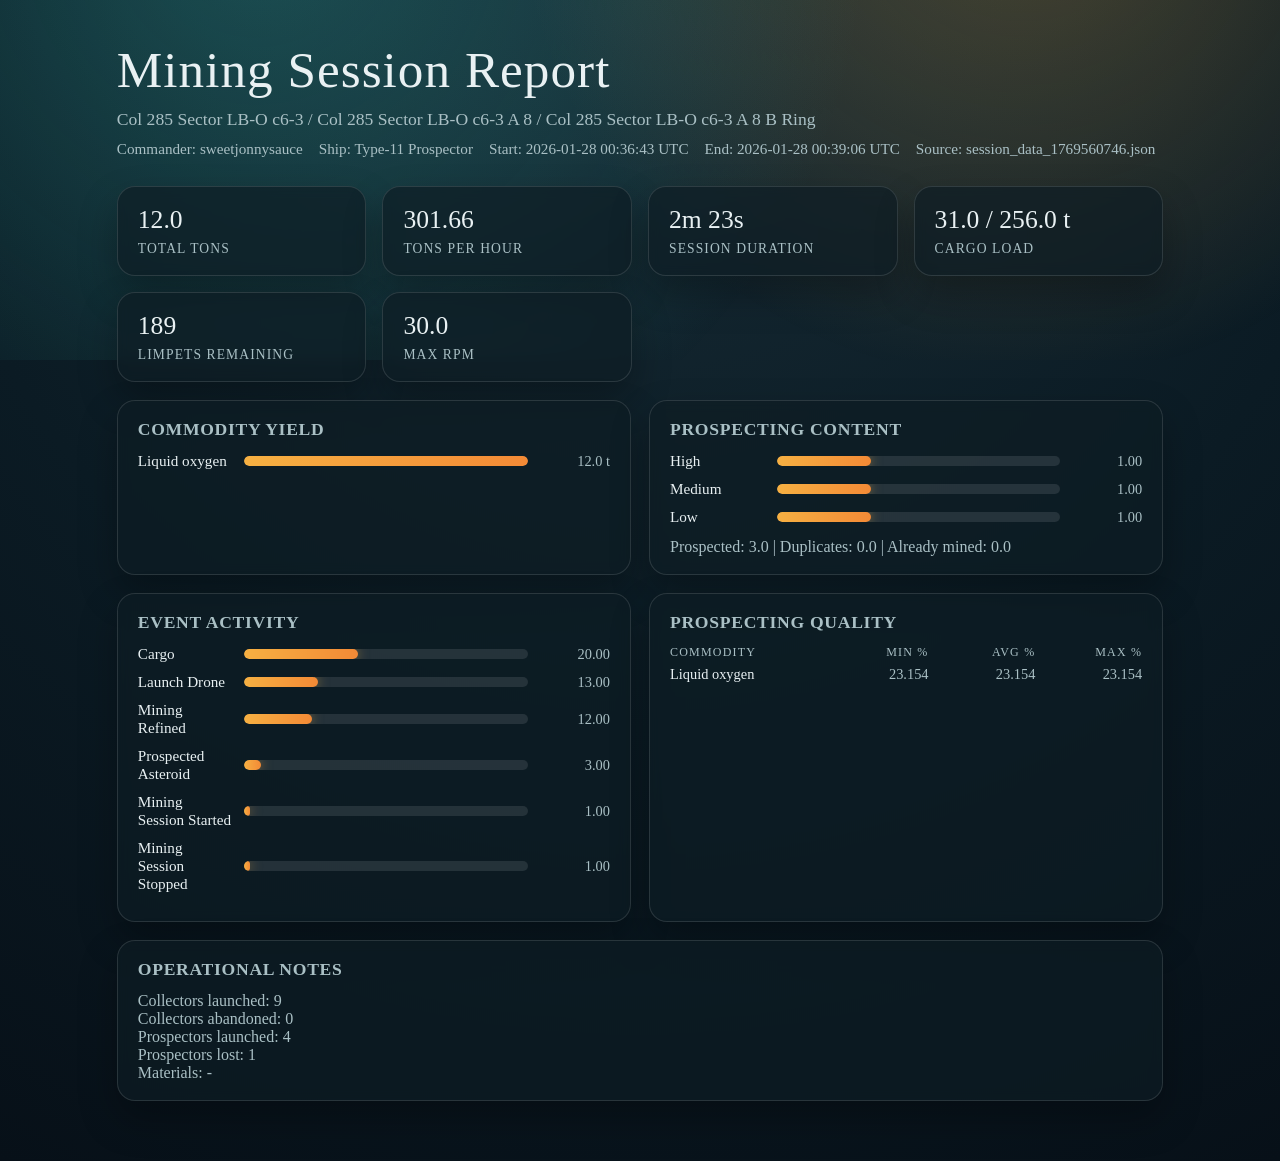
<file: session_reports/session_data_1769560746.html>
<!doctype html>
<html lang="en">
<head>
    <meta charset="utf-8">
    <meta name="viewport" content="width=device-width, initial-scale=1">
    <title>Mining Session Report</title>
    <style>
        :root {
            --ink: #e9f1f3;
            --muted: #aac0c5;
            --panel: rgba(14, 28, 36, 0.68);
            --panel-border: rgba(255, 255, 255, 0.12);
            --accent: #f6b042;
            --accent-2: #f38a36;
            --accent-3: #3bd3c6;
            --shadow: 0 18px 38px rgba(0, 0, 0, 0.28);
        }

        * { box-sizing: border-box; }

        body {
            margin: 0;
            font-family: "Iowan Old Style", "Palatino Linotype", "Book Antiqua", "Garamond", serif;
            color: var(--ink);
            background: radial-gradient(circle at top, #172b35 0%, #0b1b24 55%, #071018 100%);
        }

        body::before {
            content: "";
            position: fixed;
            inset: -20% 0 auto 0;
            height: 60%;
            background: radial-gradient(circle at 20% 20%, rgba(59, 211, 198, 0.25), transparent 55%),
                        radial-gradient(circle at 80% 10%, rgba(246, 176, 66, 0.25), transparent 45%);
            z-index: 0;
            pointer-events: none;
        }

        .page {
            position: relative;
            z-index: 1;
            padding: 40px 6vw 60px;
            max-width: 1200px;
            margin: 0 auto;
        }

        .hero {
            display: grid;
            gap: 10px;
            margin-bottom: 28px;
        }

        .title {
            font-size: clamp(2rem, 4vw, 3.5rem);
            letter-spacing: 0.02em;
        }

        .subtitle {
            color: var(--muted);
            font-size: 1.1rem;
        }

        .meta-strip {
            display: flex;
            flex-wrap: wrap;
            gap: 16px;
            color: var(--muted);
            font-size: 0.95rem;
        }

        .grid {
            display: grid;
            grid-template-columns: repeat(auto-fit, minmax(220px, 1fr));
            gap: 16px;
        }

        .card {
            background: var(--panel);
            border: 1px solid var(--panel-border);
            border-radius: 18px;
            padding: 18px 20px;
            box-shadow: var(--shadow);
            backdrop-filter: blur(6px);
            animation: rise 0.6s ease both;
        }

        .card h2 {
            margin: 0 0 12px 0;
            font-size: 1.1rem;
            letter-spacing: 0.04em;
            text-transform: uppercase;
            color: var(--muted);
        }

        .kpi {
            font-size: 1.6rem;
            margin-bottom: 6px;
        }

        .kpi-label {
            color: var(--muted);
            font-size: 0.85rem;
            letter-spacing: 0.08em;
            text-transform: uppercase;
        }

        .bar-row {
            display: grid;
            grid-template-columns: 1fr 3fr auto;
            align-items: center;
            gap: 12px;
            margin-bottom: 10px;
            font-size: 0.95rem;
        }

        .bar-track {
            position: relative;
            height: 10px;
            background: rgba(255, 255, 255, 0.1);
            border-radius: 999px;
            overflow: hidden;
        }

        .bar-fill {
            height: 100%;
            background: linear-gradient(90deg, var(--accent), var(--accent-2));
            border-radius: 999px;
            box-shadow: 0 0 12px rgba(246, 176, 66, 0.5);
        }

        .bar-value {
            color: var(--muted);
            font-size: 0.9rem;
            min-width: 70px;
            text-align: right;
        }

        .split {
            display: grid;
            grid-template-columns: repeat(auto-fit, minmax(280px, 1fr));
            gap: 18px;
            margin-top: 18px;
        }

        .stat-grid {
            display: grid;
            grid-template-columns: 1.6fr repeat(3, 1fr);
            gap: 6px 12px;
            font-size: 0.9rem;
        }

        .stat-header {
            color: var(--muted);
            text-transform: uppercase;
            font-size: 0.75rem;
            letter-spacing: 0.1em;
        }

        .stat-row {
            display: contents;
        }

        .stat-label {
            color: var(--ink);
        }

        .stat-value {
            color: var(--muted);
            text-align: right;
        }

        .muted {
            color: var(--muted);
        }

        @keyframes rise {
            from {
                opacity: 0;
                transform: translateY(10px);
            }
            to {
                opacity: 1;
                transform: translateY(0);
            }
        }

        @media (max-width: 720px) {
            .bar-row {
                grid-template-columns: 1fr;
                gap: 6px;
            }
            .bar-value {
                text-align: left;
            }
        }
    </style>
</head>
<body>
    <div class="page">
        <header class="hero">
            <div class="title">Mining Session Report</div>
            <div class="subtitle">Col 285 Sector LB-O c6-3 / Col 285 Sector LB-O c6-3 A 8 / Col 285 Sector LB-O c6-3 A 8 B Ring</div>
            <div class="meta-strip">
                <div>Commander: sweetjonnysauce</div>
                <div>Ship: Type-11 Prospector</div>
                <div>Start: 2026-01-28 00:36:43 UTC</div>
                <div>End: 2026-01-28 00:39:06 UTC</div>
                <div>Source: session_data_1769560746.json</div>
            </div>
        </header>

        <section class="grid">
            <div class="card" style="animation-delay: 0.05s;">
                <div class="kpi">12.0</div>
                <div class="kpi-label">Total Tons</div>
            </div>
            <div class="card" style="animation-delay: 0.1s;">
                <div class="kpi">301.66</div>
                <div class="kpi-label">Tons Per Hour</div>
            </div>
            <div class="card" style="animation-delay: 0.15s;">
                <div class="kpi">2m 23s</div>
                <div class="kpi-label">Session Duration</div>
            </div>
            <div class="card" style="animation-delay: 0.2s;">
                <div class="kpi">31.0 / 256.0 t</div>
                <div class="kpi-label">Cargo Load</div>
            </div>
            <div class="card" style="animation-delay: 0.25s;">
                <div class="kpi">189</div>
                <div class="kpi-label">Limpets Remaining</div>
            </div>
            <div class="card" style="animation-delay: 0.3s;">
                <div class="kpi">30.0</div>
                <div class="kpi-label">Max RPM</div>
            </div>
        </section>

        <section class="split">
            <div class="card" style="animation-delay: 0.35s;">
                <h2>Commodity Yield</h2>
                
            <div class="bar-row">
                <div class="bar-label">Liquid oxygen</div>
                <div class="bar-track">
                    <div class="bar-fill" style="width:100.0%"></div>
                </div>
                <div class="bar-value">12.0 t</div>
            </div>
            
            </div>
            <div class="card" style="animation-delay: 0.4s;">
                <h2>Prospecting Content</h2>
                
            <div class="bar-row">
                <div class="bar-label">High</div>
                <div class="bar-track">
                    <div class="bar-fill" style="width:33.3%"></div>
                </div>
                <div class="bar-value">1.00</div>
            </div>
            

            <div class="bar-row">
                <div class="bar-label">Medium</div>
                <div class="bar-track">
                    <div class="bar-fill" style="width:33.3%"></div>
                </div>
                <div class="bar-value">1.00</div>
            </div>
            

            <div class="bar-row">
                <div class="bar-label">Low</div>
                <div class="bar-track">
                    <div class="bar-fill" style="width:33.3%"></div>
                </div>
                <div class="bar-value">1.00</div>
            </div>
            
                <div class="muted" style="margin-top: 12px;">
                    Prospected: 3.0 |
                    Duplicates: 0.0 |
                    Already mined: 0.0
                </div>
            </div>
        </section>

        <section class="split">
            <div class="card" style="animation-delay: 0.45s;">
                <h2>Event Activity</h2>
                
            <div class="bar-row">
                <div class="bar-label">Cargo</div>
                <div class="bar-track">
                    <div class="bar-fill" style="width:40.0%"></div>
                </div>
                <div class="bar-value">20.00</div>
            </div>
            

            <div class="bar-row">
                <div class="bar-label">Launch Drone</div>
                <div class="bar-track">
                    <div class="bar-fill" style="width:26.0%"></div>
                </div>
                <div class="bar-value">13.00</div>
            </div>
            

            <div class="bar-row">
                <div class="bar-label">Mining Refined</div>
                <div class="bar-track">
                    <div class="bar-fill" style="width:24.0%"></div>
                </div>
                <div class="bar-value">12.00</div>
            </div>
            

            <div class="bar-row">
                <div class="bar-label">Prospected Asteroid</div>
                <div class="bar-track">
                    <div class="bar-fill" style="width:6.0%"></div>
                </div>
                <div class="bar-value">3.00</div>
            </div>
            

            <div class="bar-row">
                <div class="bar-label">Mining Session Started</div>
                <div class="bar-track">
                    <div class="bar-fill" style="width:2.0%"></div>
                </div>
                <div class="bar-value">1.00</div>
            </div>
            

            <div class="bar-row">
                <div class="bar-label">Mining Session Stopped</div>
                <div class="bar-track">
                    <div class="bar-fill" style="width:2.0%"></div>
                </div>
                <div class="bar-value">1.00</div>
            </div>
            
            </div>
            <div class="card" style="animation-delay: 0.5s;">
                <h2>Prospecting Quality</h2>
                <div class="stat-grid">
                    <div class="stat-header">Commodity</div>
                    <div class="stat-header" style="text-align:right;">Min %</div>
                    <div class="stat-header" style="text-align:right;">Avg %</div>
                    <div class="stat-header" style="text-align:right;">Max %</div>
                    
            <div class="stat-row">
                <div class="stat-label">Liquid oxygen</div>
                <div class="stat-value">23.154</div>
                <div class="stat-value">23.154</div>
                <div class="stat-value">23.154</div>
            </div>
            
                </div>
            </div>
        </section>

        <section class="split">
            <div class="card" style="animation-delay: 0.55s;">
                <h2>Operational Notes</h2>
                <div class="muted">Collectors launched: 9</div>
                <div class="muted">Collectors abandoned: 0</div>
                <div class="muted">Prospectors launched: 4</div>
                <div class="muted">Prospectors lost: 1</div>
                <div class="muted">Materials: -</div>
            </div>
        </section>
    </div>
</body>
</html>
</file>
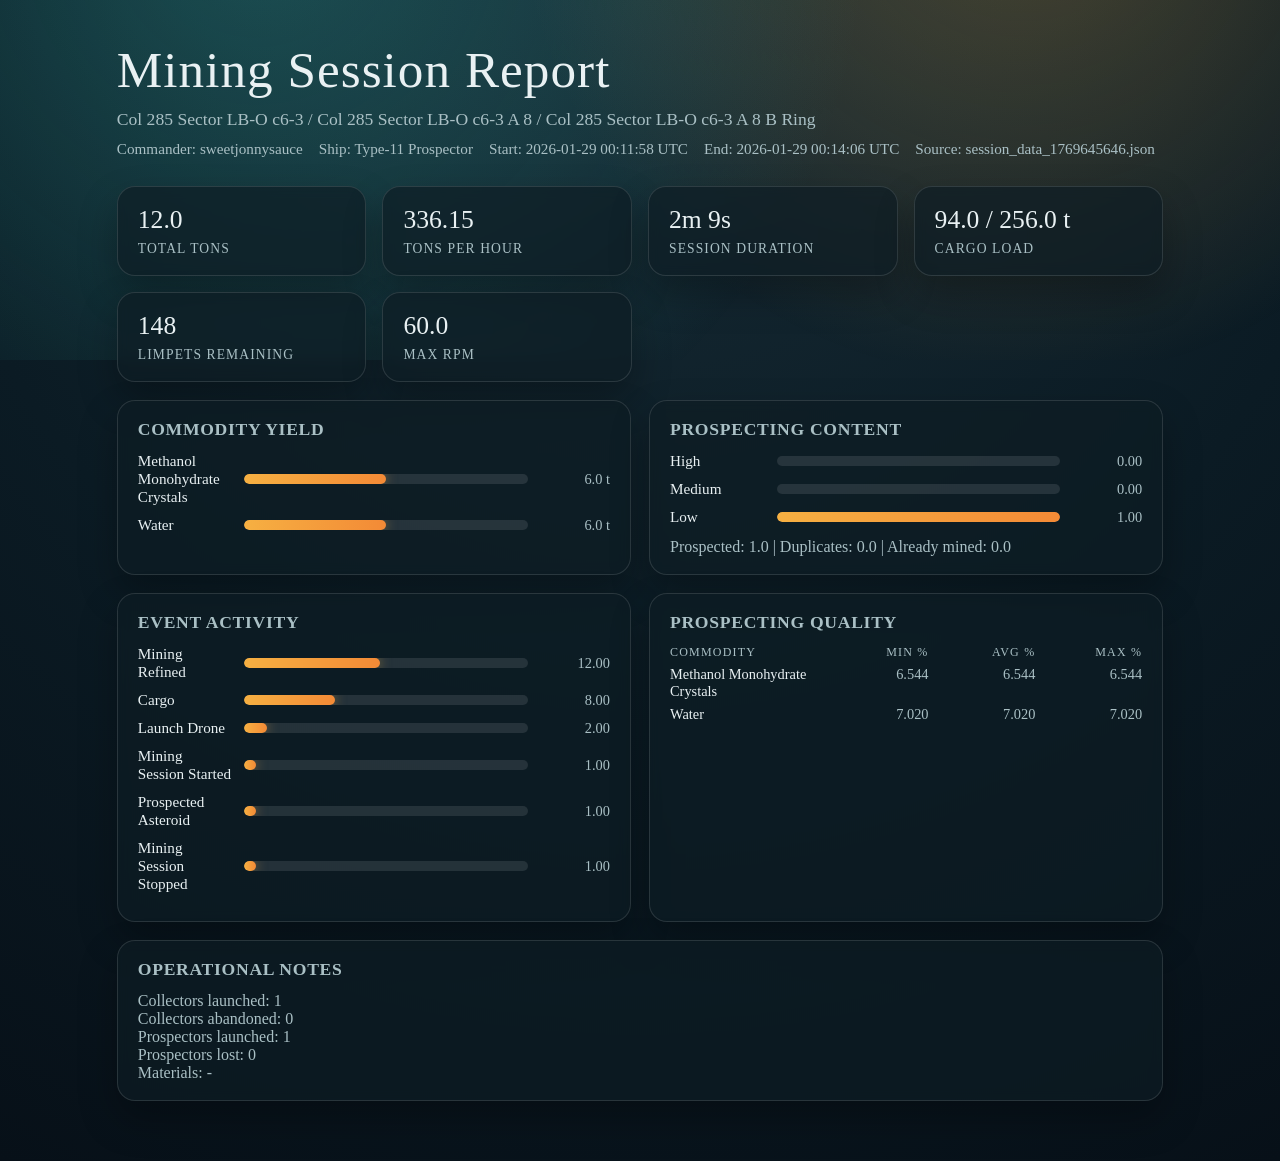
<file: session_reports/session_data_1769645646.html>
<!doctype html>
<html lang="en">
<head>
    <meta charset="utf-8">
    <meta name="viewport" content="width=device-width, initial-scale=1">
    <title>Mining Session Report</title>
    <style>
        :root {
            --ink: #e9f1f3;
            --muted: #aac0c5;
            --panel: rgba(14, 28, 36, 0.68);
            --panel-border: rgba(255, 255, 255, 0.12);
            --accent: #f6b042;
            --accent-2: #f38a36;
            --accent-3: #3bd3c6;
            --shadow: 0 18px 38px rgba(0, 0, 0, 0.28);
        }

        * { box-sizing: border-box; }

        body {
            margin: 0;
            font-family: "Iowan Old Style", "Palatino Linotype", "Book Antiqua", "Garamond", serif;
            color: var(--ink);
            background: radial-gradient(circle at top, #172b35 0%, #0b1b24 55%, #071018 100%);
        }

        body::before {
            content: "";
            position: fixed;
            inset: -20% 0 auto 0;
            height: 60%;
            background: radial-gradient(circle at 20% 20%, rgba(59, 211, 198, 0.25), transparent 55%),
                        radial-gradient(circle at 80% 10%, rgba(246, 176, 66, 0.25), transparent 45%);
            z-index: 0;
            pointer-events: none;
        }

        .page {
            position: relative;
            z-index: 1;
            padding: 40px 6vw 60px;
            max-width: 1200px;
            margin: 0 auto;
        }

        .hero {
            display: grid;
            gap: 10px;
            margin-bottom: 28px;
        }

        .title {
            font-size: clamp(2rem, 4vw, 3.5rem);
            letter-spacing: 0.02em;
        }

        .subtitle {
            color: var(--muted);
            font-size: 1.1rem;
        }

        .meta-strip {
            display: flex;
            flex-wrap: wrap;
            gap: 16px;
            color: var(--muted);
            font-size: 0.95rem;
        }

        .grid {
            display: grid;
            grid-template-columns: repeat(auto-fit, minmax(220px, 1fr));
            gap: 16px;
        }

        .card {
            background: var(--panel);
            border: 1px solid var(--panel-border);
            border-radius: 18px;
            padding: 18px 20px;
            box-shadow: var(--shadow);
            backdrop-filter: blur(6px);
            animation: rise 0.6s ease both;
        }

        .card h2 {
            margin: 0 0 12px 0;
            font-size: 1.1rem;
            letter-spacing: 0.04em;
            text-transform: uppercase;
            color: var(--muted);
        }

        .kpi {
            font-size: 1.6rem;
            margin-bottom: 6px;
        }

        .kpi-label {
            color: var(--muted);
            font-size: 0.85rem;
            letter-spacing: 0.08em;
            text-transform: uppercase;
        }

        .bar-row {
            display: grid;
            grid-template-columns: 1fr 3fr auto;
            align-items: center;
            gap: 12px;
            margin-bottom: 10px;
            font-size: 0.95rem;
        }

        .bar-track {
            position: relative;
            height: 10px;
            background: rgba(255, 255, 255, 0.1);
            border-radius: 999px;
            overflow: hidden;
        }

        .bar-fill {
            height: 100%;
            background: linear-gradient(90deg, var(--accent), var(--accent-2));
            border-radius: 999px;
            box-shadow: 0 0 12px rgba(246, 176, 66, 0.5);
        }

        .bar-value {
            color: var(--muted);
            font-size: 0.9rem;
            min-width: 70px;
            text-align: right;
        }

        .split {
            display: grid;
            grid-template-columns: repeat(auto-fit, minmax(280px, 1fr));
            gap: 18px;
            margin-top: 18px;
        }

        .stat-grid {
            display: grid;
            grid-template-columns: 1.6fr repeat(3, 1fr);
            gap: 6px 12px;
            font-size: 0.9rem;
        }

        .stat-header {
            color: var(--muted);
            text-transform: uppercase;
            font-size: 0.75rem;
            letter-spacing: 0.1em;
        }

        .stat-row {
            display: contents;
        }

        .stat-label {
            color: var(--ink);
        }

        .stat-value {
            color: var(--muted);
            text-align: right;
        }

        .muted {
            color: var(--muted);
        }

        @keyframes rise {
            from {
                opacity: 0;
                transform: translateY(10px);
            }
            to {
                opacity: 1;
                transform: translateY(0);
            }
        }

        @media (max-width: 720px) {
            .bar-row {
                grid-template-columns: 1fr;
                gap: 6px;
            }
            .bar-value {
                text-align: left;
            }
        }
    </style>
</head>
<body>
    <div class="page">
        <header class="hero">
            <div class="title">Mining Session Report</div>
            <div class="subtitle">Col 285 Sector LB-O c6-3 / Col 285 Sector LB-O c6-3 A 8 / Col 285 Sector LB-O c6-3 A 8 B Ring</div>
            <div class="meta-strip">
                <div>Commander: sweetjonnysauce</div>
                <div>Ship: Type-11 Prospector</div>
                <div>Start: 2026-01-29 00:11:58 UTC</div>
                <div>End: 2026-01-29 00:14:06 UTC</div>
                <div>Source: session_data_1769645646.json</div>
            </div>
        </header>

        <section class="grid">
            <div class="card" style="animation-delay: 0.05s;">
                <div class="kpi">12.0</div>
                <div class="kpi-label">Total Tons</div>
            </div>
            <div class="card" style="animation-delay: 0.1s;">
                <div class="kpi">336.15</div>
                <div class="kpi-label">Tons Per Hour</div>
            </div>
            <div class="card" style="animation-delay: 0.15s;">
                <div class="kpi">2m 9s</div>
                <div class="kpi-label">Session Duration</div>
            </div>
            <div class="card" style="animation-delay: 0.2s;">
                <div class="kpi">94.0 / 256.0 t</div>
                <div class="kpi-label">Cargo Load</div>
            </div>
            <div class="card" style="animation-delay: 0.25s;">
                <div class="kpi">148</div>
                <div class="kpi-label">Limpets Remaining</div>
            </div>
            <div class="card" style="animation-delay: 0.3s;">
                <div class="kpi">60.0</div>
                <div class="kpi-label">Max RPM</div>
            </div>
        </section>

        <section class="split">
            <div class="card" style="animation-delay: 0.35s;">
                <h2>Commodity Yield</h2>
                
            <div class="bar-row">
                <div class="bar-label">Methanol Monohydrate Crystals</div>
                <div class="bar-track">
                    <div class="bar-fill" style="width:50.0%"></div>
                </div>
                <div class="bar-value">6.0 t</div>
            </div>
            

            <div class="bar-row">
                <div class="bar-label">Water</div>
                <div class="bar-track">
                    <div class="bar-fill" style="width:50.0%"></div>
                </div>
                <div class="bar-value">6.0 t</div>
            </div>
            
            </div>
            <div class="card" style="animation-delay: 0.4s;">
                <h2>Prospecting Content</h2>
                
            <div class="bar-row">
                <div class="bar-label">High</div>
                <div class="bar-track">
                    <div class="bar-fill" style="width:0.0%"></div>
                </div>
                <div class="bar-value">0.00</div>
            </div>
            

            <div class="bar-row">
                <div class="bar-label">Medium</div>
                <div class="bar-track">
                    <div class="bar-fill" style="width:0.0%"></div>
                </div>
                <div class="bar-value">0.00</div>
            </div>
            

            <div class="bar-row">
                <div class="bar-label">Low</div>
                <div class="bar-track">
                    <div class="bar-fill" style="width:100.0%"></div>
                </div>
                <div class="bar-value">1.00</div>
            </div>
            
                <div class="muted" style="margin-top: 12px;">
                    Prospected: 1.0 |
                    Duplicates: 0.0 |
                    Already mined: 0.0
                </div>
            </div>
        </section>

        <section class="split">
            <div class="card" style="animation-delay: 0.45s;">
                <h2>Event Activity</h2>
                
            <div class="bar-row">
                <div class="bar-label">Mining Refined</div>
                <div class="bar-track">
                    <div class="bar-fill" style="width:48.0%"></div>
                </div>
                <div class="bar-value">12.00</div>
            </div>
            

            <div class="bar-row">
                <div class="bar-label">Cargo</div>
                <div class="bar-track">
                    <div class="bar-fill" style="width:32.0%"></div>
                </div>
                <div class="bar-value">8.00</div>
            </div>
            

            <div class="bar-row">
                <div class="bar-label">Launch Drone</div>
                <div class="bar-track">
                    <div class="bar-fill" style="width:8.0%"></div>
                </div>
                <div class="bar-value">2.00</div>
            </div>
            

            <div class="bar-row">
                <div class="bar-label">Mining Session Started</div>
                <div class="bar-track">
                    <div class="bar-fill" style="width:4.0%"></div>
                </div>
                <div class="bar-value">1.00</div>
            </div>
            

            <div class="bar-row">
                <div class="bar-label">Prospected Asteroid</div>
                <div class="bar-track">
                    <div class="bar-fill" style="width:4.0%"></div>
                </div>
                <div class="bar-value">1.00</div>
            </div>
            

            <div class="bar-row">
                <div class="bar-label">Mining Session Stopped</div>
                <div class="bar-track">
                    <div class="bar-fill" style="width:4.0%"></div>
                </div>
                <div class="bar-value">1.00</div>
            </div>
            
            </div>
            <div class="card" style="animation-delay: 0.5s;">
                <h2>Prospecting Quality</h2>
                <div class="stat-grid">
                    <div class="stat-header">Commodity</div>
                    <div class="stat-header" style="text-align:right;">Min %</div>
                    <div class="stat-header" style="text-align:right;">Avg %</div>
                    <div class="stat-header" style="text-align:right;">Max %</div>
                    
            <div class="stat-row">
                <div class="stat-label">Methanol Monohydrate Crystals</div>
                <div class="stat-value">6.544</div>
                <div class="stat-value">6.544</div>
                <div class="stat-value">6.544</div>
            </div>
            
            <div class="stat-row">
                <div class="stat-label">Water</div>
                <div class="stat-value">7.020</div>
                <div class="stat-value">7.020</div>
                <div class="stat-value">7.020</div>
            </div>
            
                </div>
            </div>
        </section>

        <section class="split">
            <div class="card" style="animation-delay: 0.55s;">
                <h2>Operational Notes</h2>
                <div class="muted">Collectors launched: 1</div>
                <div class="muted">Collectors abandoned: 0</div>
                <div class="muted">Prospectors launched: 1</div>
                <div class="muted">Prospectors lost: 0</div>
                <div class="muted">Materials: -</div>
            </div>
        </section>
    </div>
</body>
</html>
</file>
